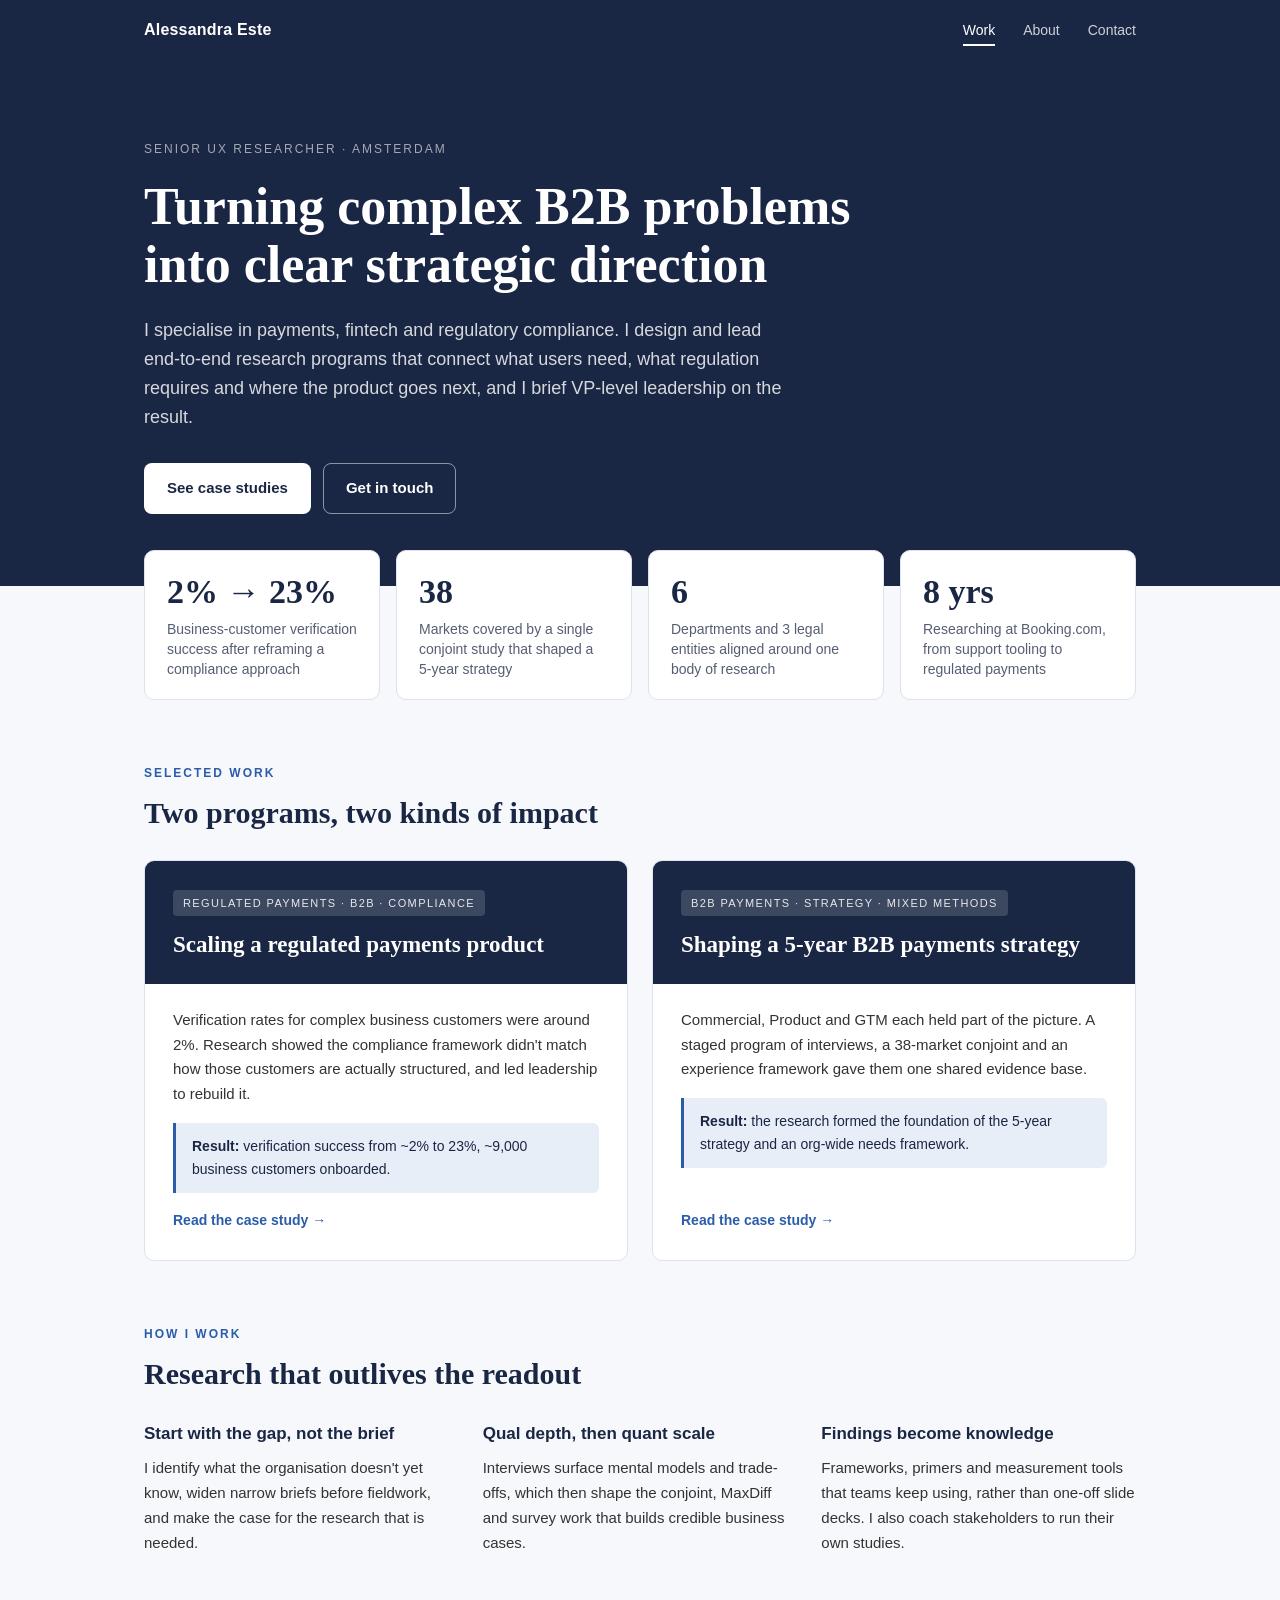
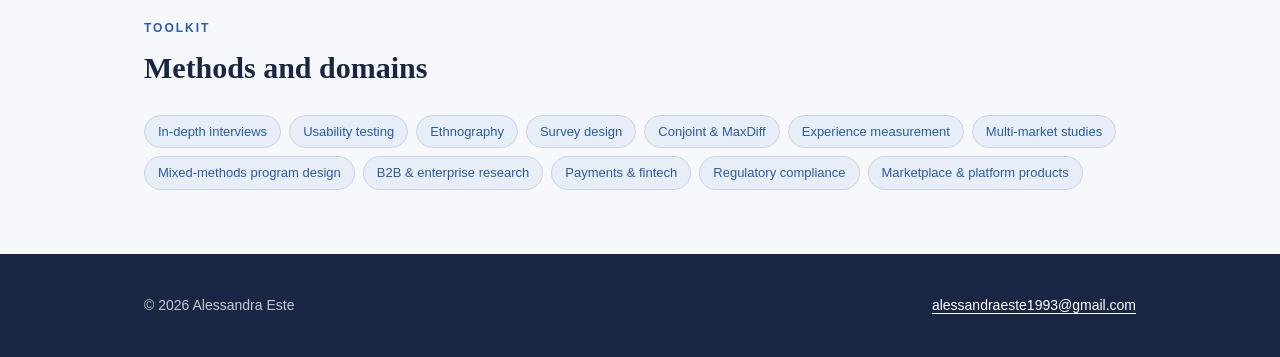
<file: index.html>
<!DOCTYPE html>
<html lang="en">
<head>
  <meta charset="UTF-8">
  <meta name="viewport" content="width=device-width, initial-scale=1">
  <meta name="robots" content="noindex, nofollow">
  <title>Alessandra Este — Senior UX Researcher</title>
  <meta name="description" content="Senior UX Researcher specialising in B2B payments, fintech and regulatory compliance. Selected case studies and how I work.">
  <meta name="theme-color" content="#1a2744">
  <meta property="og:title" content="Alessandra Este — Senior UX Researcher">
  <meta property="og:description" content="Turning complex B2B problems into clear strategic direction. Case studies in regulated payments and B2B strategy.">
  <meta property="og:type" content="website">
  <link rel="icon" href="assets/img/favicon.svg" type="image/svg+xml">
  <link rel="stylesheet" href="assets/css/style.css">
</head>
<body>
  <a class="skip-link" href="#main">Skip to content</a>

  <header class="site-header">
    <div class="wrap">
      <a class="brand" href="index.html">Alessandra Este</a>
      <nav aria-label="Main">
        <ul class="nav">
          <li><a href="index.html" aria-current="page">Work</a></li>
          <li><a href="about.html">About</a></li>
          <li><a href="mailto:alessandraeste1993@gmail.com">Contact</a></li>
        </ul>
      </nav>
    </div>
  </header>

  <main id="main">
    <section class="hero">
      <div class="wrap">
        <p class="eyebrow">Senior UX Researcher · Amsterdam</p>
        <h1>Turning complex B2B problems into clear strategic direction</h1>
        <p class="lede">I specialise in payments, fintech and regulatory compliance. I design and lead end-to-end research programs that connect what users need, what regulation requires and where the product goes next, and I brief VP-level leadership on the result.</p>
        <div class="hero-actions">
          <a class="btn btn-primary" href="#work">See case studies</a>
          <a class="btn btn-ghost" href="mailto:alessandraeste1993@gmail.com">Get in touch</a>
        </div>
      </div>
    </section>

    <div class="wrap stats-strip">
      <div class="stats">
        <div class="stat"><div class="num">2% → 23%</div><div class="desc">Business-customer verification success after reframing a compliance approach</div></div>
        <div class="stat"><div class="num">38</div><div class="desc">Markets covered by a single conjoint study that shaped a 5-year strategy</div></div>
        <div class="stat"><div class="num">6</div><div class="desc">Departments and 3 legal entities aligned around one body of research</div></div>
        <div class="stat"><div class="num">8 yrs</div><div class="desc">Researching at Booking.com, from support tooling to regulated payments</div></div>
      </div>
    </div>

    <section class="section" id="work">
      <div class="wrap">
        <p class="label">Selected work</p>
        <h2 class="title">Two programs, two kinds of impact</h2>
        <div class="cards">

          <a class="card" href="work/bhfs-compliance.html">
            <div class="card-top">
              <span class="tag">Regulated payments · B2B · Compliance</span>
              <h3>Scaling a regulated payments product</h3>
            </div>
            <div class="card-body">
              <p>Verification rates for complex business customers were around 2%. Research showed the compliance framework didn't match how those customers are actually structured, and led leadership to rebuild it.</p>
              <div class="card-result"><strong>Result:</strong> verification success from ~2% to 23%, ~9,000 business customers onboarded.</div>
              <span class="card-link">Read the case study →</span>
            </div>
          </a>

          <a class="card" href="work/b2b-payments-strategy.html">
            <div class="card-top">
              <span class="tag">B2B payments · Strategy · Mixed methods</span>
              <h3>Shaping a 5-year B2B payments strategy</h3>
            </div>
            <div class="card-body">
              <p>Commercial, Product and GTM each held part of the picture. A staged program of interviews, a 38-market conjoint and an experience framework gave them one shared evidence base.</p>
              <div class="card-result"><strong>Result:</strong> the research formed the foundation of the 5-year strategy and an org-wide needs framework.</div>
              <span class="card-link">Read the case study →</span>
            </div>
          </a>

        </div>
      </div>
    </section>

    <section class="section">
      <div class="wrap">
        <p class="label">How I work</p>
        <h2 class="title">Research that outlives the readout</h2>
        <div class="principles">
          <div class="principle">
            <h3>Start with the gap, not the brief</h3>
            <p>I identify what the organisation doesn't yet know, widen narrow briefs before fieldwork, and make the case for the research that is needed.</p>
          </div>
          <div class="principle">
            <h3>Qual depth, then quant scale</h3>
            <p>Interviews surface mental models and trade-offs, which then shape the conjoint, MaxDiff and survey work that builds credible business cases.</p>
          </div>
          <div class="principle">
            <h3>Findings become knowledge</h3>
            <p>Frameworks, primers and measurement tools that teams keep using, rather than one-off slide decks. I also coach stakeholders to run their own studies.</p>
          </div>
        </div>
      </div>
    </section>

    <section class="section">
      <div class="wrap">
        <p class="label">Toolkit</p>
        <h2 class="title">Methods and domains</h2>
        <ul class="chips">
          <li>In-depth interviews</li><li>Usability testing</li><li>Ethnography</li><li>Survey design</li>
          <li>Conjoint &amp; MaxDiff</li><li>Experience measurement</li><li>Multi-market studies</li><li>Mixed-methods program design</li>
          <li>B2B &amp; enterprise research</li><li>Payments &amp; fintech</li><li>Regulatory compliance</li><li>Marketplace &amp; platform products</li>
        </ul>
      </div>
    </section>
  </main>

  <footer class="site-footer">
    <div class="wrap">
      <span>© 2026 Alessandra Este</span>
      <a href="mailto:alessandraeste1993@gmail.com">alessandraeste1993@gmail.com</a>
    </div>
  </footer>
</body>
</html>
</file>
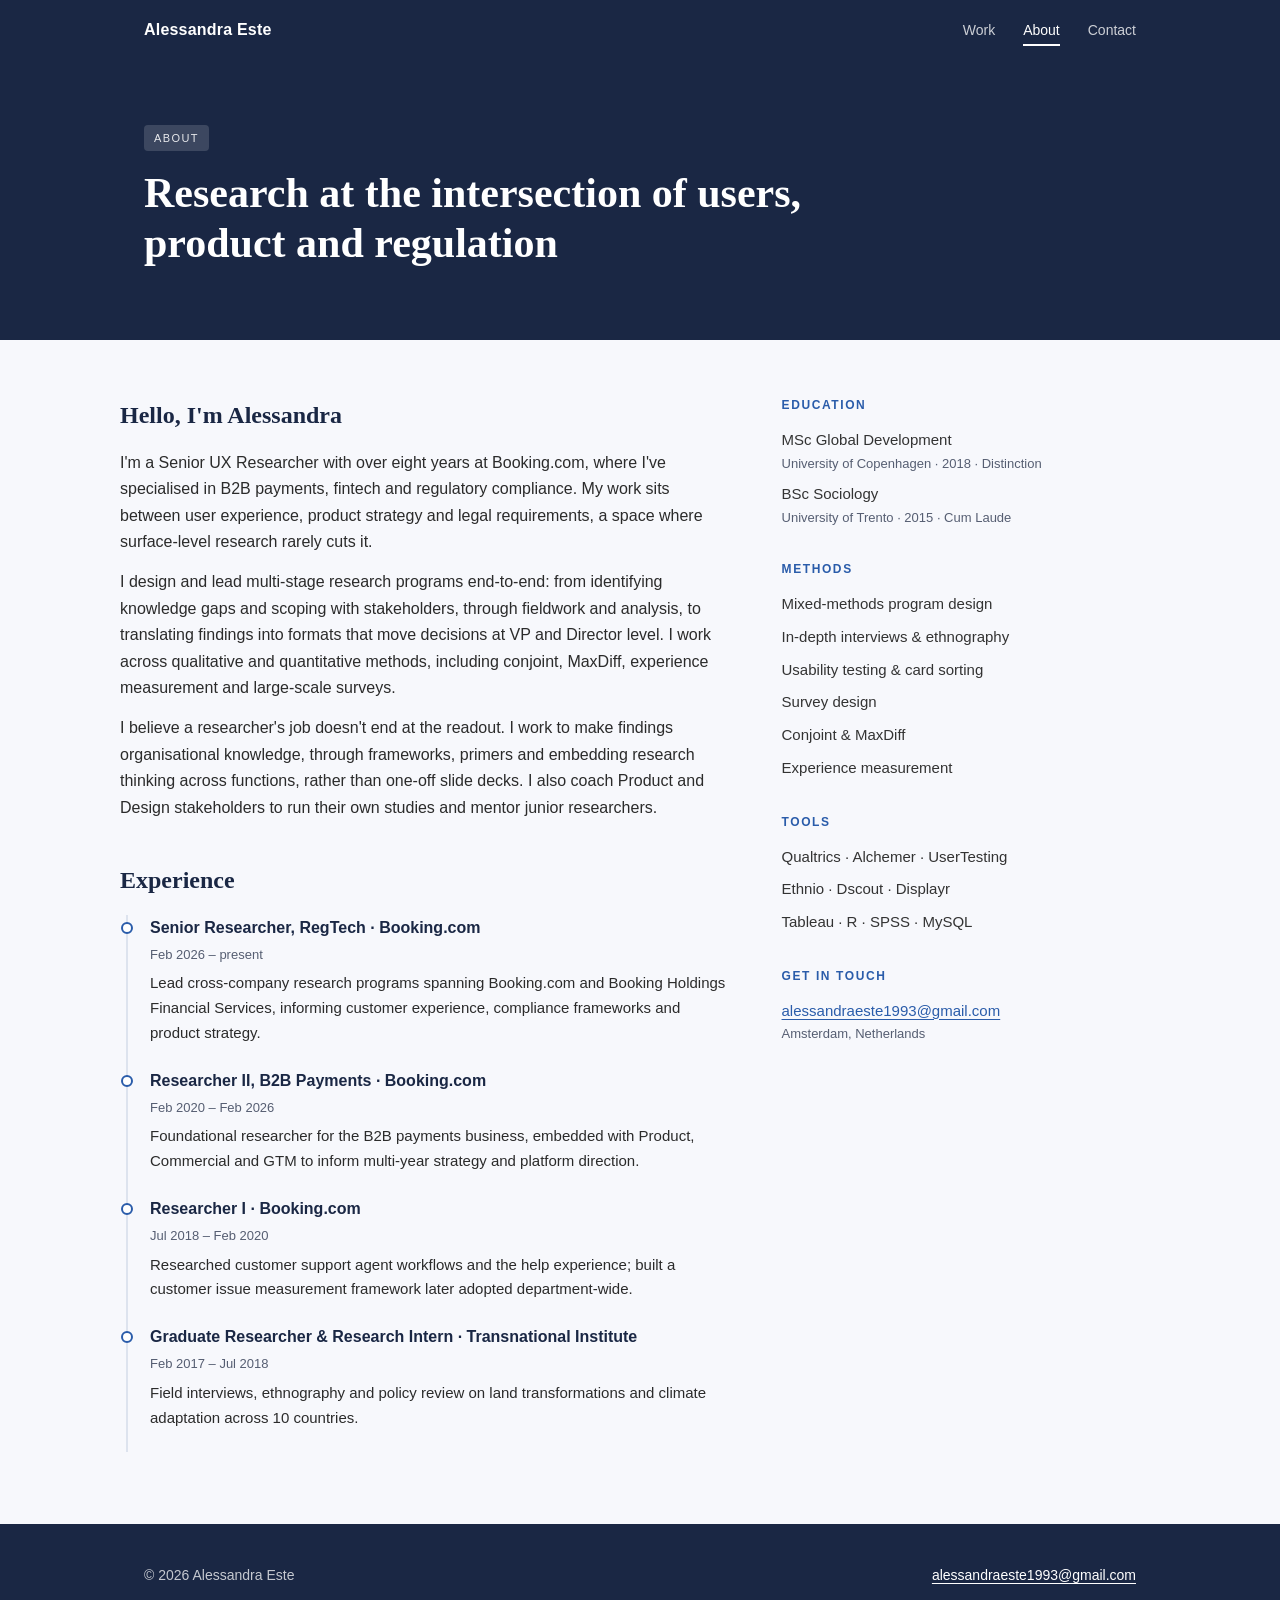
<file: about.html>
<!DOCTYPE html>
<html lang="en">
<head>
  <meta charset="UTF-8">
  <meta name="viewport" content="width=device-width, initial-scale=1">
  <meta name="robots" content="noindex, nofollow">
  <title>About — Alessandra Este</title>
  <meta name="description" content="Senior UX Researcher at Booking.com with eight years' experience in B2B payments, fintech and regulatory compliance.">
  <meta name="theme-color" content="#1a2744">
  <link rel="icon" href="assets/img/favicon.svg" type="image/svg+xml">
  <link rel="stylesheet" href="assets/css/style.css">
</head>
<body>
  <a class="skip-link" href="#main">Skip to content</a>

  <header class="site-header">
    <div class="wrap">
      <a class="brand" href="index.html">Alessandra Este</a>
      <nav aria-label="Main">
        <ul class="nav">
          <li><a href="index.html">Work</a></li>
          <li><a href="about.html" aria-current="page">About</a></li>
          <li><a href="mailto:alessandraeste1993@gmail.com">Contact</a></li>
        </ul>
      </nav>
    </div>
  </header>

  <main id="main">
    <section class="cs-hero">
      <div class="wrap">
        <span class="tag">About</span>
        <h1>Research at the intersection of users, product and regulation</h1>
      </div>
    </section>

    <div class="wrap about-grid">
      <div>
        <h2>Hello, I'm Alessandra</h2>
        <p>I'm a Senior UX Researcher with over eight years at Booking.com, where I've specialised in B2B payments, fintech and regulatory compliance. My work sits between user experience, product strategy and legal requirements, a space where surface-level research rarely cuts it.</p>
        <p>I design and lead multi-stage research programs end-to-end: from identifying knowledge gaps and scoping with stakeholders, through fieldwork and analysis, to translating findings into formats that move decisions at VP and Director level. I work across qualitative and quantitative methods, including conjoint, MaxDiff, experience measurement and large-scale surveys.</p>
        <p>I believe a researcher's job doesn't end at the readout. I work to make findings organisational knowledge, through frameworks, primers and embedding research thinking across functions, rather than one-off slide decks. I also coach Product and Design stakeholders to run their own studies and mentor junior researchers.</p>

        <h2 style="margin-top:40px;">Experience</h2>
        <ul class="timeline">
          <li>
            <strong>Senior Researcher, RegTech · Booking.com</strong>
            <span class="when">Feb 2026 – present</span>
            <p>Lead cross-company research programs spanning Booking.com and Booking Holdings Financial Services, informing customer experience, compliance frameworks and product strategy.</p>
          </li>
          <li>
            <strong>Researcher II, B2B Payments · Booking.com</strong>
            <span class="when">Feb 2020 – Feb 2026</span>
            <p>Foundational researcher for the B2B payments business, embedded with Product, Commercial and GTM to inform multi-year strategy and platform direction.</p>
          </li>
          <li>
            <strong>Researcher I · Booking.com</strong>
            <span class="when">Jul 2018 – Feb 2020</span>
            <p>Researched customer support agent workflows and the help experience; built a customer issue measurement framework later adopted department-wide.</p>
          </li>
          <li>
            <strong>Graduate Researcher &amp; Research Intern · Transnational Institute</strong>
            <span class="when">Feb 2017 – Jul 2018</span>
            <p>Field interviews, ethnography and policy review on land transformations and climate adaptation across 10 countries.</p>
          </li>
        </ul>
      </div>

      <aside>
        <div class="side-block">
          <h3>Education</h3>
          <ul>
            <li>MSc Global Development<span>University of Copenhagen · 2018 · Distinction</span></li>
            <li>BSc Sociology<span>University of Trento · 2015 · Cum Laude</span></li>
          </ul>
        </div>
        <div class="side-block">
          <h3>Methods</h3>
          <ul>
            <li>Mixed-methods program design</li><li>In-depth interviews &amp; ethnography</li>
            <li>Usability testing &amp; card sorting</li><li>Survey design</li>
            <li>Conjoint &amp; MaxDiff</li><li>Experience measurement</li>
          </ul>
        </div>
        <div class="side-block">
          <h3>Tools</h3>
          <ul>
            <li>Qualtrics · Alchemer · UserTesting</li><li>Ethnio · Dscout · Displayr</li><li>Tableau · R · SPSS · MySQL</li>
          </ul>
        </div>
        <div class="side-block">
          <h3>Get in touch</h3>
          <ul>
            <li><a href="mailto:alessandraeste1993@gmail.com">alessandraeste1993@gmail.com</a><span>Amsterdam, Netherlands</span></li>
          </ul>
        </div>
      </aside>
    </div>
  </main>

  <footer class="site-footer">
    <div class="wrap">
      <span>© 2026 Alessandra Este</span>
      <a href="mailto:alessandraeste1993@gmail.com">alessandraeste1993@gmail.com</a>
    </div>
  </footer>
</body>
</html>
</file>
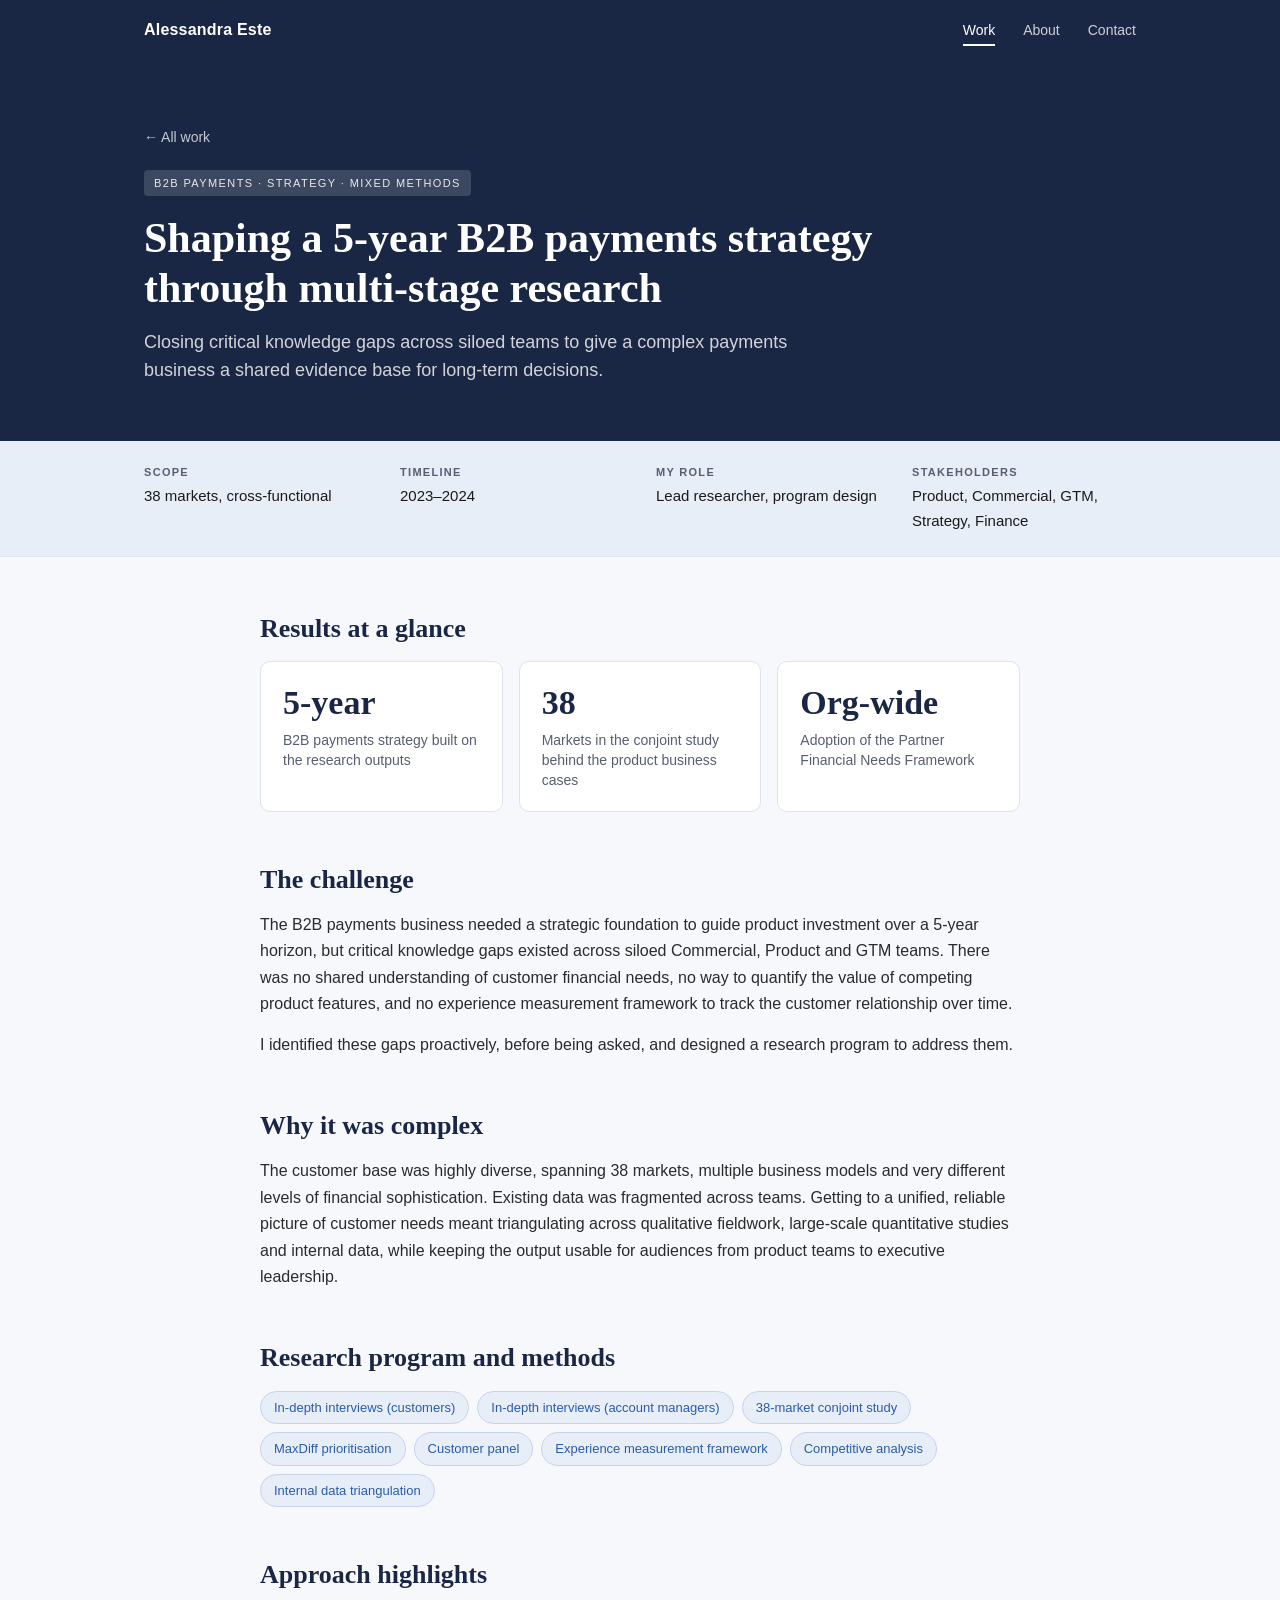
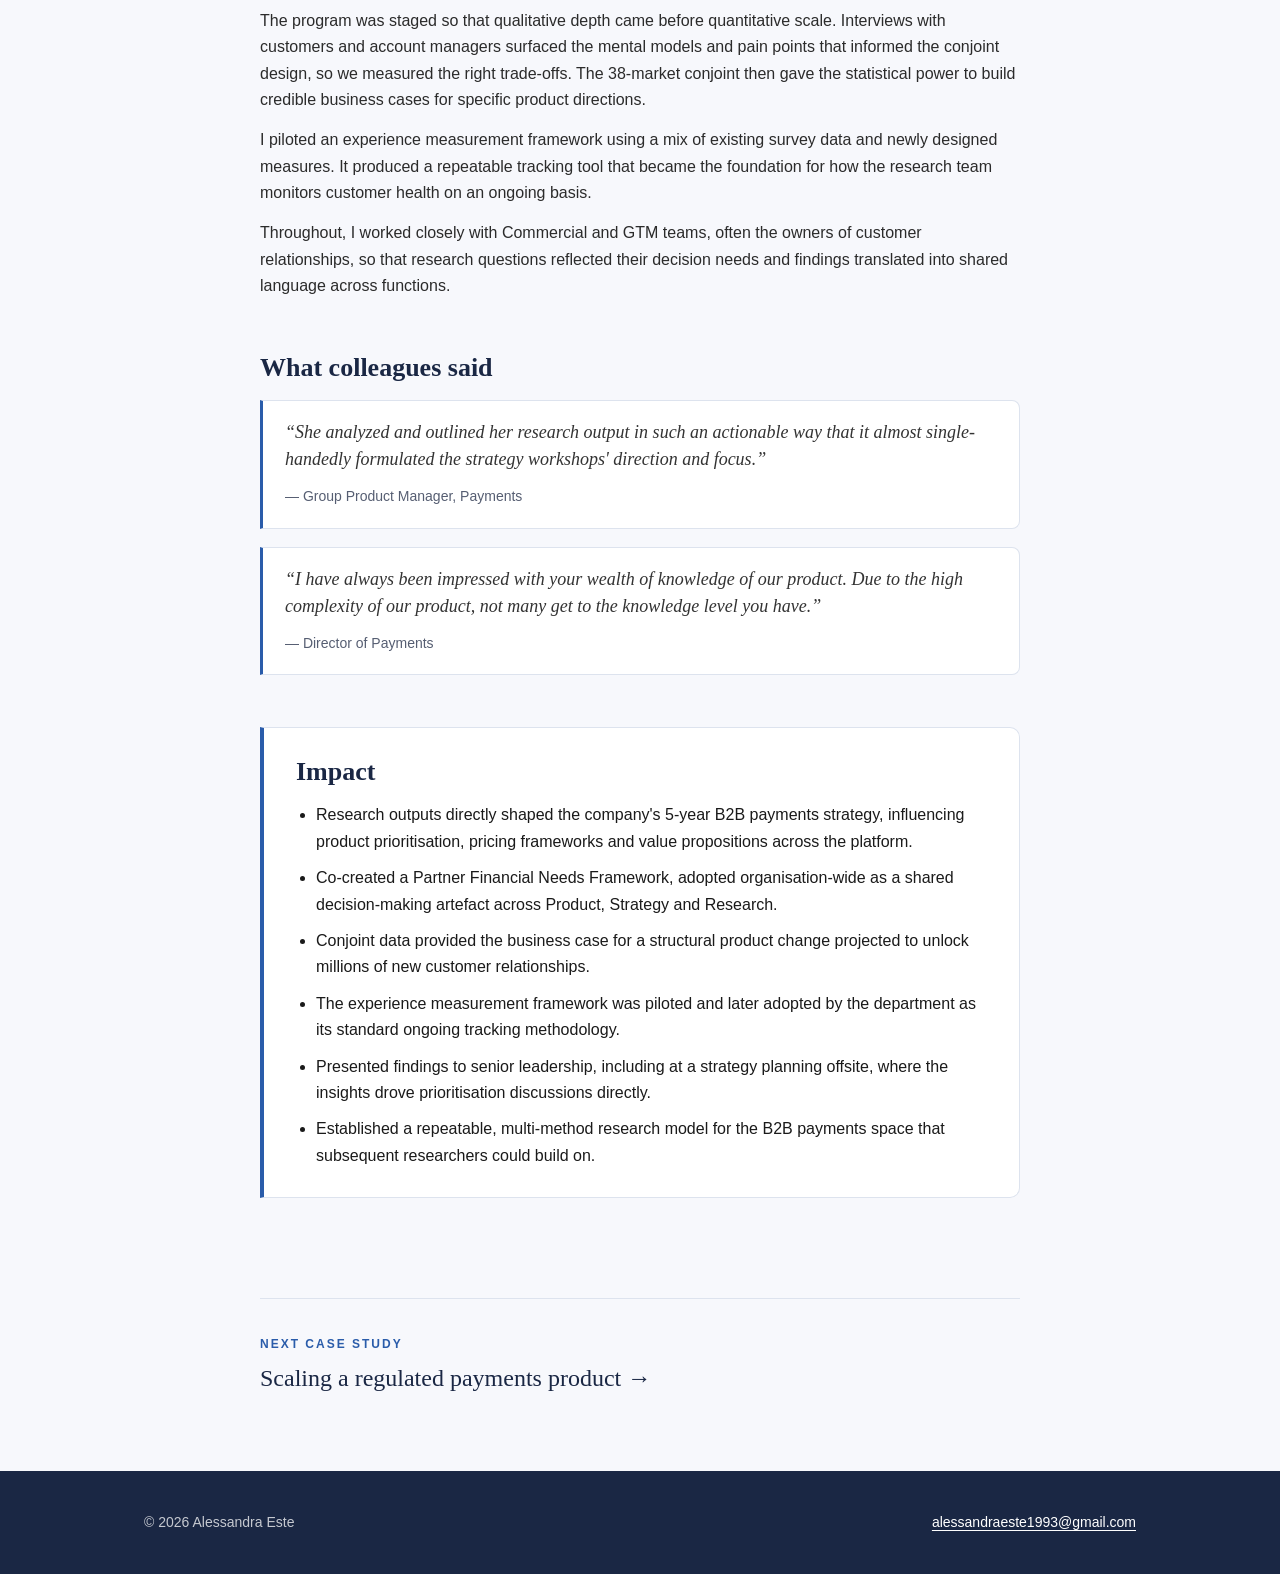
<file: work/b2b-payments-strategy.html>
<!DOCTYPE html>
<html lang="en">
<head>
  <meta charset="UTF-8">
  <meta name="viewport" content="width=device-width, initial-scale=1">
  <meta name="robots" content="noindex, nofollow">
  <title>Shaping a 5-year B2B payments strategy — Alessandra Este</title>
  <meta name="description" content="Case study: a staged, multi-method research program across 38 markets that became the evidence base for a 5-year B2B payments strategy.">
  <meta name="theme-color" content="#1a2744">
  <meta property="og:title" content="Shaping a 5-year B2B payments strategy — Alessandra Este">
  <meta property="og:description" content="Closing critical knowledge gaps across siloed teams to give a complex payments business a shared evidence base.">
  <meta property="og:type" content="article">
  <link rel="icon" href="../assets/img/favicon.svg" type="image/svg+xml">
  <link rel="stylesheet" href="../assets/css/style.css">
</head>
<body>
  <a class="skip-link" href="#main">Skip to content</a>

  <header class="site-header">
    <div class="wrap">
      <a class="brand" href="../index.html">Alessandra Este</a>
      <nav aria-label="Main">
        <ul class="nav">
          <li><a href="../index.html" aria-current="page">Work</a></li>
          <li><a href="../about.html">About</a></li>
          <li><a href="mailto:alessandraeste1993@gmail.com">Contact</a></li>
        </ul>
      </nav>
    </div>
  </header>

  <main id="main">
    <section class="cs-hero">
      <div class="wrap">
        <a class="back" href="../index.html#work">← All work</a><br>
        <span class="tag">B2B payments · Strategy · Mixed methods</span>
        <h1>Shaping a 5-year B2B payments strategy through multi-stage research</h1>
        <p class="lede">Closing critical knowledge gaps across siloed teams to give a complex payments business a shared evidence base for long-term decisions.</p>
      </div>
    </section>

    <div class="meta">
      <dl class="wrap">
        <div><dt>Scope</dt><dd>38 markets, cross-functional</dd></div>
        <div><dt>Timeline</dt><dd>2023–2024</dd></div>
        <div><dt>My role</dt><dd>Lead researcher, program design</dd></div>
        <div><dt>Stakeholders</dt><dd>Product, Commercial, GTM, Strategy, Finance</dd></div>
      </dl>
    </div>

    <div class="read prose">

      <section aria-labelledby="results">
        <h2 id="results">Results at a glance</h2>
        <div class="stats">
          <div class="stat"><div class="num">5-year</div><div class="desc">B2B payments strategy built on the research outputs</div></div>
          <div class="stat"><div class="num">38</div><div class="desc">Markets in the conjoint study behind the product business cases</div></div>
          <div class="stat"><div class="num">Org-wide</div><div class="desc">Adoption of the Partner Financial Needs Framework</div></div>
        </div>
      </section>

      <section aria-labelledby="challenge">
        <h2 id="challenge">The challenge</h2>
        <p>The B2B payments business needed a strategic foundation to guide product investment over a 5-year horizon, but critical knowledge gaps existed across siloed Commercial, Product and GTM teams. There was no shared understanding of customer financial needs, no way to quantify the value of competing product features, and no experience measurement framework to track the customer relationship over time.</p>
        <p>I identified these gaps proactively, before being asked, and designed a research program to address them.</p>
      </section>

      <section aria-labelledby="complexity">
        <h2 id="complexity">Why it was complex</h2>
        <p>The customer base was highly diverse, spanning 38 markets, multiple business models and very different levels of financial sophistication. Existing data was fragmented across teams. Getting to a unified, reliable picture of customer needs meant triangulating across qualitative fieldwork, large-scale quantitative studies and internal data, while keeping the output usable for audiences from product teams to executive leadership.</p>
      </section>

      <section aria-labelledby="methods">
        <h2 id="methods">Research program and methods</h2>
        <ul class="chips">
          <li>In-depth interviews (customers)</li><li>In-depth interviews (account managers)</li>
          <li>38-market conjoint study</li><li>MaxDiff prioritisation</li><li>Customer panel</li>
          <li>Experience measurement framework</li><li>Competitive analysis</li><li>Internal data triangulation</li>
        </ul>
      </section>

      <!--
        Add visuals here when you have shareable ones (e.g. a redacted version of
        the Partner Financial Needs Framework, the program timeline, a conjoint
        output chart). Save the image in assets/img/ then:

        <figure class="figure">
          <img src="../assets/img/your-image.png" alt="Describe what the image shows">
          <figcaption>What the reader should notice.</figcaption>
        </figure>
      -->

      <section aria-labelledby="approach">
        <h2 id="approach">Approach highlights</h2>
        <p>The program was staged so that qualitative depth came before quantitative scale. Interviews with customers and account managers surfaced the mental models and pain points that informed the conjoint design, so we measured the right trade-offs. The 38-market conjoint then gave the statistical power to build credible business cases for specific product directions.</p>
        <p>I piloted an experience measurement framework using a mix of existing survey data and newly designed measures. It produced a repeatable tracking tool that became the foundation for how the research team monitors customer health on an ongoing basis.</p>
        <p>Throughout, I worked closely with Commercial and GTM teams, often the owners of customer relationships, so that research questions reflected their decision needs and findings translated into shared language across functions.</p>
      </section>

      <section aria-labelledby="voices">
        <h2 id="voices">What colleagues said</h2>
        <blockquote class="quote">
          <p>“She analyzed and outlined her research output in such an actionable way that it almost single-handedly formulated the strategy workshops' direction and focus.”</p>
          <cite>— Group Product Manager, Payments</cite>
        </blockquote>
        <blockquote class="quote">
          <p>“I have always been impressed with your wealth of knowledge of our product. Due to the high complexity of our product, not many get to the knowledge level you have.”</p>
          <cite>— Director of Payments</cite>
        </blockquote>
      </section>

      <section class="impact" aria-labelledby="impact">
        <h2 id="impact">Impact</h2>
        <ul>
          <li>Research outputs directly shaped the company's 5-year B2B payments strategy, influencing product prioritisation, pricing frameworks and value propositions across the platform.</li>
          <li>Co-created a Partner Financial Needs Framework, adopted organisation-wide as a shared decision-making artefact across Product, Strategy and Research.</li>
          <li>Conjoint data provided the business case for a structural product change projected to unlock millions of new customer relationships.</li>
          <li>The experience measurement framework was piloted and later adopted by the department as its standard ongoing tracking methodology.</li>
          <li>Presented findings to senior leadership, including at a strategy planning offsite, where the insights drove prioritisation discussions directly.</li>
          <li>Established a repeatable, multi-method research model for the B2B payments space that subsequent researchers could build on.</li>
        </ul>
      </section>

    </div>

    <div class="read next">
      <a href="bhfs-compliance.html">
        <p class="label">Next case study</p>
        <p class="next-title">Scaling a regulated payments product →</p>
      </a>
    </div>
  </main>

  <footer class="site-footer">
    <div class="wrap">
      <span>© 2026 Alessandra Este</span>
      <a href="mailto:alessandraeste1993@gmail.com">alessandraeste1993@gmail.com</a>
    </div>
  </footer>
</body>
</html>
</file>
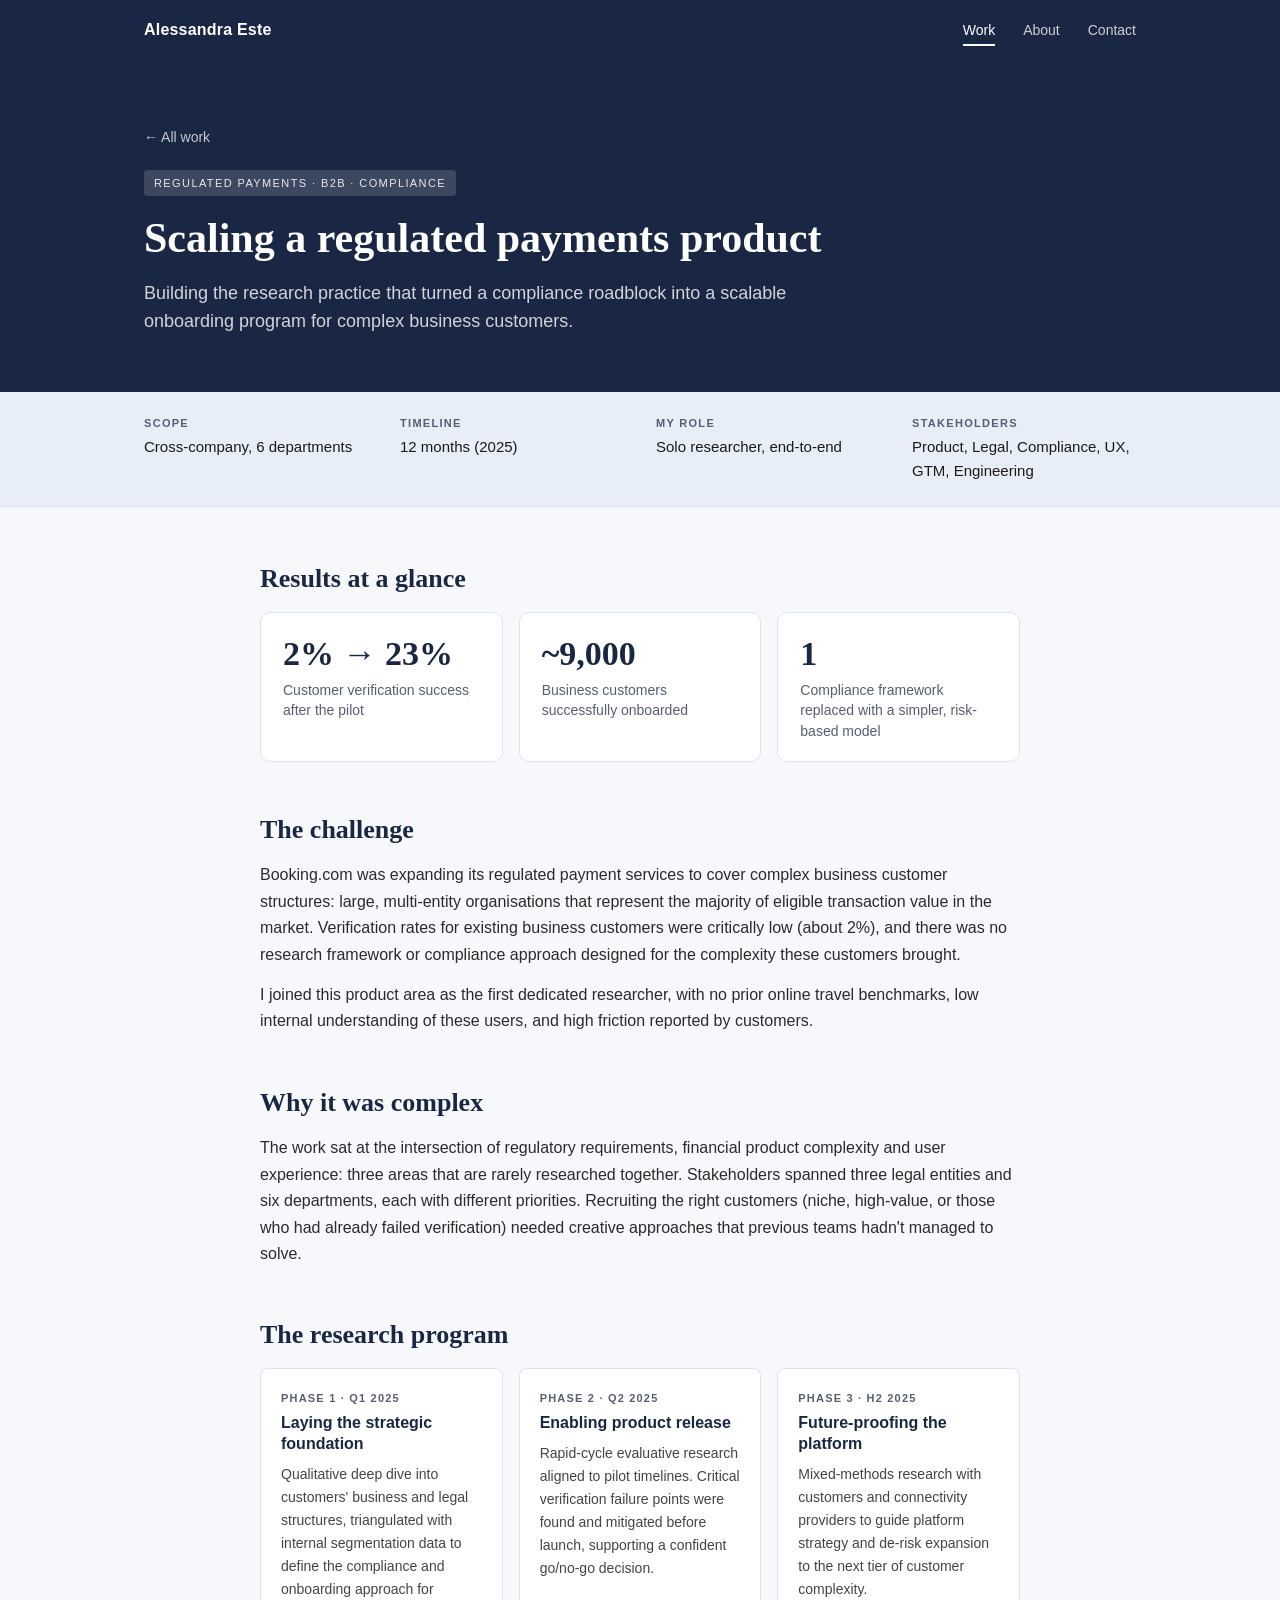
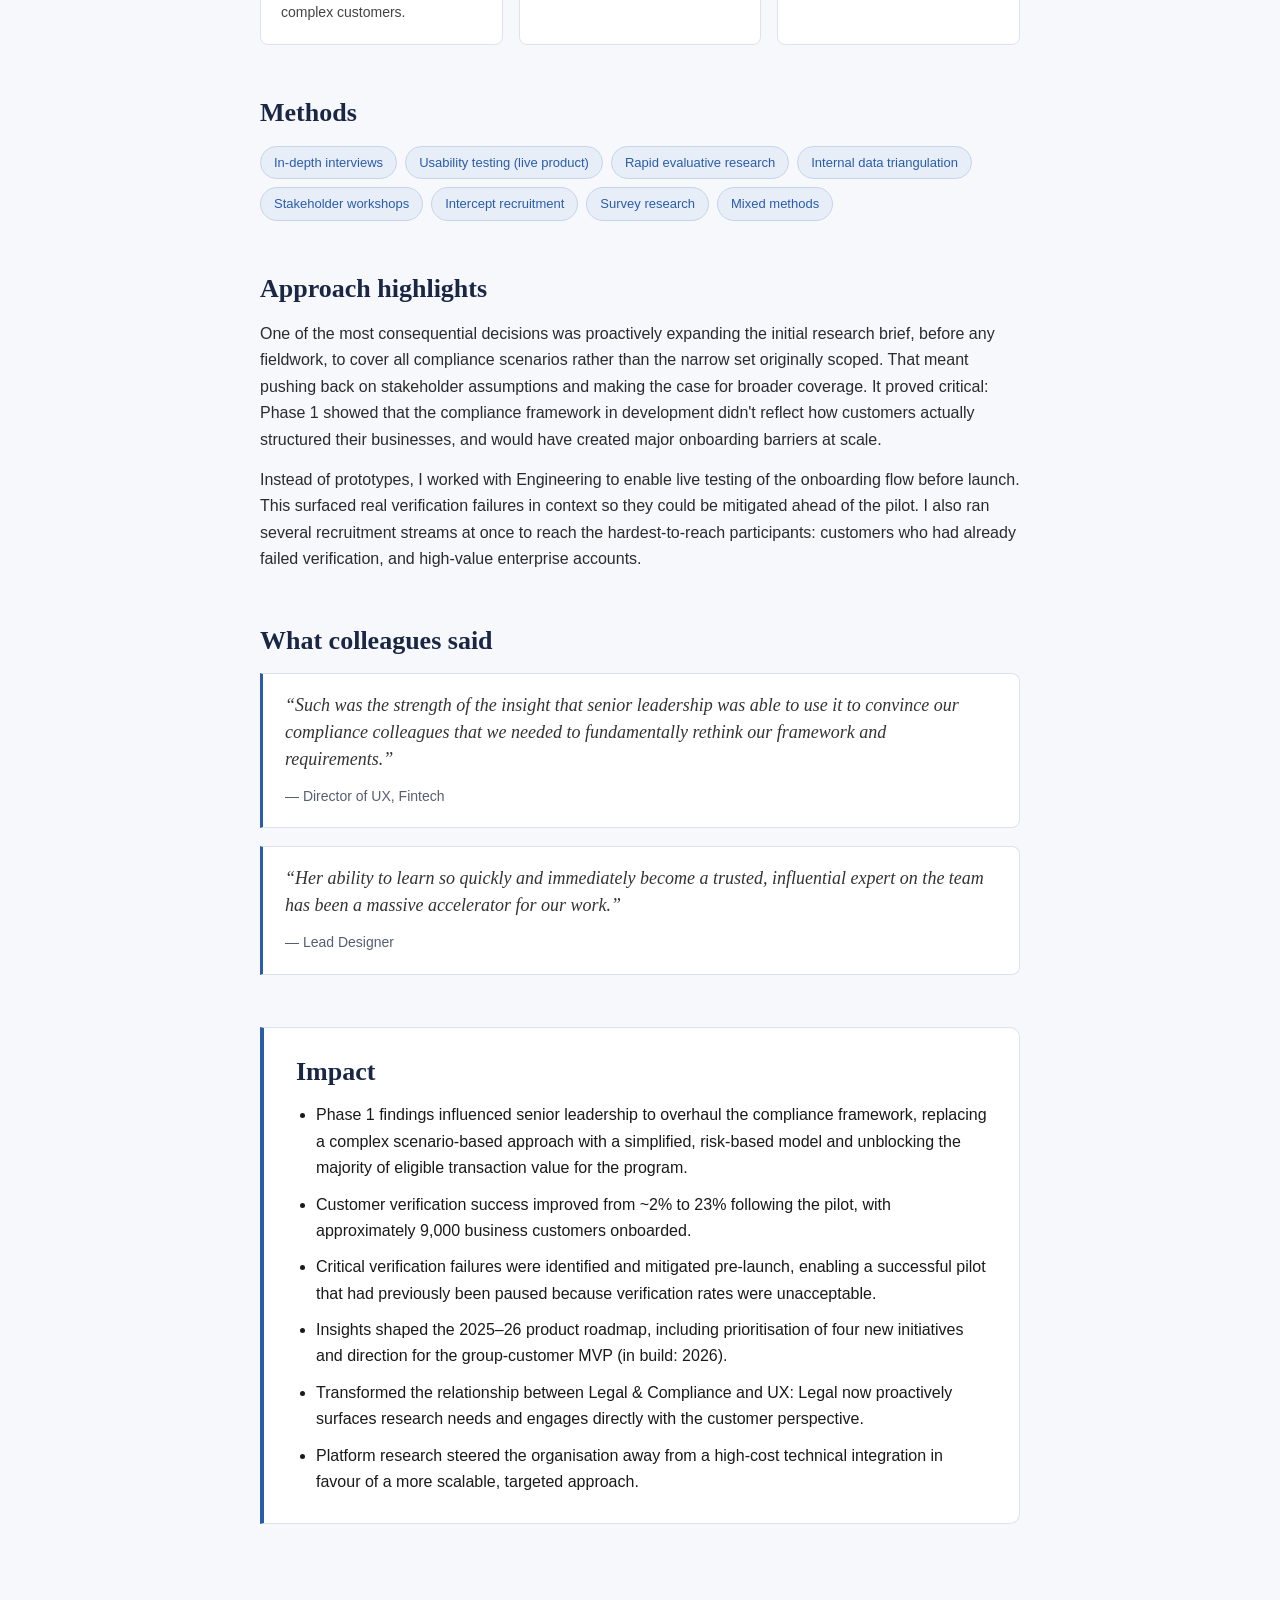
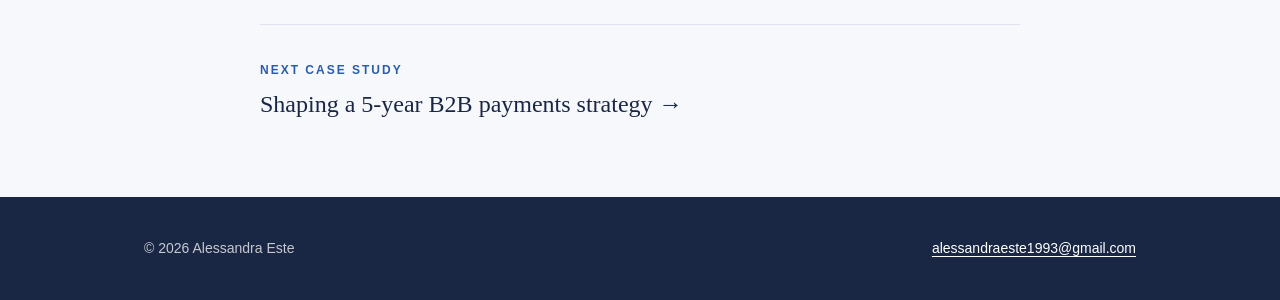
<file: work/bhfs-compliance.html>
<!DOCTYPE html>
<html lang="en">
<head>
  <meta charset="UTF-8">
  <meta name="viewport" content="width=device-width, initial-scale=1">
  <meta name="robots" content="noindex, nofollow">
  <title>Scaling a regulated payments product — Alessandra Este</title>
  <meta name="description" content="Case study: how research reframed a compliance framework and lifted business-customer verification from ~2% to 23%.">
  <meta name="theme-color" content="#1a2744">
  <meta property="og:title" content="Scaling a regulated payments product — Alessandra Este">
  <meta property="og:description" content="Research that turned a compliance roadblock into a scalable onboarding program for complex business customers.">
  <meta property="og:type" content="article">
  <link rel="icon" href="../assets/img/favicon.svg" type="image/svg+xml">
  <link rel="stylesheet" href="../assets/css/style.css">
</head>
<body>
  <a class="skip-link" href="#main">Skip to content</a>

  <header class="site-header">
    <div class="wrap">
      <a class="brand" href="../index.html">Alessandra Este</a>
      <nav aria-label="Main">
        <ul class="nav">
          <li><a href="../index.html" aria-current="page">Work</a></li>
          <li><a href="../about.html">About</a></li>
          <li><a href="mailto:alessandraeste1993@gmail.com">Contact</a></li>
        </ul>
      </nav>
    </div>
  </header>

  <main id="main">
    <section class="cs-hero">
      <div class="wrap">
        <a class="back" href="../index.html#work">← All work</a><br>
        <span class="tag">Regulated payments · B2B · Compliance</span>
        <h1>Scaling a regulated payments product</h1>
        <p class="lede">Building the research practice that turned a compliance roadblock into a scalable onboarding program for complex business customers.</p>
      </div>
    </section>

    <div class="meta">
      <dl class="wrap">
        <div><dt>Scope</dt><dd>Cross-company, 6 departments</dd></div>
        <div><dt>Timeline</dt><dd>12 months (2025)</dd></div>
        <div><dt>My role</dt><dd>Solo researcher, end-to-end</dd></div>
        <div><dt>Stakeholders</dt><dd>Product, Legal, Compliance, UX, GTM, Engineering</dd></div>
      </dl>
    </div>

    <div class="read prose">

      <section aria-labelledby="results">
        <h2 id="results">Results at a glance</h2>
        <div class="stats">
          <div class="stat"><div class="num">2% → 23%</div><div class="desc">Customer verification success after the pilot</div></div>
          <div class="stat"><div class="num">~9,000</div><div class="desc">Business customers successfully onboarded</div></div>
          <div class="stat"><div class="num">1</div><div class="desc">Compliance framework replaced with a simpler, risk-based model</div></div>
        </div>
      </section>

      <section aria-labelledby="challenge">
        <h2 id="challenge">The challenge</h2>
        <p>Booking.com was expanding its regulated payment services to cover complex business customer structures: large, multi-entity organisations that represent the majority of eligible transaction value in the market. Verification rates for existing business customers were critically low (about 2%), and there was no research framework or compliance approach designed for the complexity these customers brought.</p>
        <p>I joined this product area as the first dedicated researcher, with no prior online travel benchmarks, low internal understanding of these users, and high friction reported by customers.</p>
      </section>

      <section aria-labelledby="complexity">
        <h2 id="complexity">Why it was complex</h2>
        <p>The work sat at the intersection of regulatory requirements, financial product complexity and user experience: three areas that are rarely researched together. Stakeholders spanned three legal entities and six departments, each with different priorities. Recruiting the right customers (niche, high-value, or those who had already failed verification) needed creative approaches that previous teams hadn't managed to solve.</p>
      </section>

      <section aria-labelledby="program">
        <h2 id="program">The research program</h2>
        <div class="phases">
          <div class="phase">
            <div class="when">Phase 1 · Q1 2025</div>
            <h3>Laying the strategic foundation</h3>
            <p>Qualitative deep dive into customers' business and legal structures, triangulated with internal segmentation data to define the compliance and onboarding approach for complex customers.</p>
          </div>
          <div class="phase">
            <div class="when">Phase 2 · Q2 2025</div>
            <h3>Enabling product release</h3>
            <p>Rapid-cycle evaluative research aligned to pilot timelines. Critical verification failure points were found and mitigated before launch, supporting a confident go/no-go decision.</p>
          </div>
          <div class="phase">
            <div class="when">Phase 3 · H2 2025</div>
            <h3>Future-proofing the platform</h3>
            <p>Mixed-methods research with customers and connectivity providers to guide platform strategy and de-risk expansion to the next tier of customer complexity.</p>
          </div>
        </div>
      </section>

      <section aria-labelledby="methods">
        <h2 id="methods">Methods</h2>
        <ul class="chips">
          <li>In-depth interviews</li><li>Usability testing (live product)</li><li>Rapid evaluative research</li>
          <li>Internal data triangulation</li><li>Stakeholder workshops</li><li>Intercept recruitment</li>
          <li>Survey research</li><li>Mixed methods</li>
        </ul>
      </section>

      <!--
        Add visuals here when you have shareable ones (anonymised journey map,
        framework diagram, before/after flow). Save the image in assets/img/ then:

        <figure class="figure">
          <img src="../assets/img/your-image.png" alt="Describe what the image shows">
          <figcaption>What the reader should notice.</figcaption>
        </figure>
      -->

      <section aria-labelledby="approach">
        <h2 id="approach">Approach highlights</h2>
        <p>One of the most consequential decisions was proactively expanding the initial research brief, before any fieldwork, to cover all compliance scenarios rather than the narrow set originally scoped. That meant pushing back on stakeholder assumptions and making the case for broader coverage. It proved critical: Phase 1 showed that the compliance framework in development didn't reflect how customers actually structured their businesses, and would have created major onboarding barriers at scale.</p>
        <p>Instead of prototypes, I worked with Engineering to enable live testing of the onboarding flow before launch. This surfaced real verification failures in context so they could be mitigated ahead of the pilot. I also ran several recruitment streams at once to reach the hardest-to-reach participants: customers who had already failed verification, and high-value enterprise accounts.</p>
      </section>

      <section aria-labelledby="voices">
        <h2 id="voices">What colleagues said</h2>
        <blockquote class="quote">
          <p>“Such was the strength of the insight that senior leadership was able to use it to convince our compliance colleagues that we needed to fundamentally rethink our framework and requirements.”</p>
          <cite>— Director of UX, Fintech</cite>
        </blockquote>
        <blockquote class="quote">
          <p>“Her ability to learn so quickly and immediately become a trusted, influential expert on the team has been a massive accelerator for our work.”</p>
          <cite>— Lead Designer</cite>
        </blockquote>
      </section>

      <section class="impact" aria-labelledby="impact">
        <h2 id="impact">Impact</h2>
        <ul>
          <li>Phase 1 findings influenced senior leadership to overhaul the compliance framework, replacing a complex scenario-based approach with a simplified, risk-based model and unblocking the majority of eligible transaction value for the program.</li>
          <li>Customer verification success improved from ~2% to 23% following the pilot, with approximately 9,000 business customers onboarded.</li>
          <li>Critical verification failures were identified and mitigated pre-launch, enabling a successful pilot that had previously been paused because verification rates were unacceptable.</li>
          <li>Insights shaped the 2025–26 product roadmap, including prioritisation of four new initiatives and direction for the group-customer MVP (in build: 2026).</li>
          <li>Transformed the relationship between Legal &amp; Compliance and UX: Legal now proactively surfaces research needs and engages directly with the customer perspective.</li>
          <li>Platform research steered the organisation away from a high-cost technical integration in favour of a more scalable, targeted approach.</li>
        </ul>
      </section>

    </div>

    <div class="read next">
      <a href="b2b-payments-strategy.html">
        <p class="label">Next case study</p>
        <p class="next-title">Shaping a 5-year B2B payments strategy →</p>
      </a>
    </div>
  </main>

  <footer class="site-footer">
    <div class="wrap">
      <span>© 2026 Alessandra Este</span>
      <a href="mailto:alessandraeste1993@gmail.com">alessandraeste1993@gmail.com</a>
    </div>
  </footer>
</body>
</html>
</file>
<file: assets/css/style.css>
/* ==========================================================================
   Alessandra Este — UX research portfolio
   One stylesheet shared by every page. Colours and fonts live in :root.
   ========================================================================== */

:root {
  --navy: #1a2744;
  --navy-soft: #26365e;
  --accent: #2a5caa;
  --accent-soft: #e8eef7;
  --text: #1a1a1a;
  --muted: #565e72;
  --border: #dde3ee;
  --bg: #f7f8fc;
  --card: #ffffff;

  --serif: Georgia, "Iowan Old Style", "Times New Roman", serif;
  --sans: -apple-system, BlinkMacSystemFont, "Segoe UI", Helvetica, Arial, sans-serif;

  --wrap: 1040px;
  --read: 760px;
  --radius: 10px;
}

*, *::before, *::after { box-sizing: border-box; }
* { margin: 0; }

html { scroll-behavior: smooth; -webkit-text-size-adjust: 100%; }

body {
  font-family: var(--sans);
  font-size: 16px;
  line-height: 1.65;
  color: var(--text);
  background: var(--bg);
}

img, svg { max-width: 100%; display: block; }
a { color: var(--accent); text-underline-offset: 3px; }
a:hover { color: var(--navy); }
:focus-visible { outline: 3px solid var(--accent); outline-offset: 3px; border-radius: 3px; }

.skip-link {
  position: absolute; left: 16px; top: -60px; z-index: 200;
  background: var(--navy); color: #fff; padding: 10px 16px; border-radius: 6px;
}
.skip-link:focus { top: 12px; }

.wrap { max-width: var(--wrap); margin: 0 auto; padding: 0 24px; }
.read { max-width: var(--read); margin: 0 auto; padding: 0 24px; }

/* ── Header / nav ─────────────────────────────────────────────────────── */
.site-header {
  background: var(--navy);
  position: sticky; top: 0; z-index: 100;
}
.site-header .wrap {
  display: flex; align-items: center; justify-content: space-between;
  gap: 16px; min-height: 60px; flex-wrap: wrap; padding-top: 8px; padding-bottom: 8px;
}
.brand { color: #fff; font-weight: 700; letter-spacing: .2px; text-decoration: none; }
.brand:hover { color: #fff; }
.nav { display: flex; gap: 28px; list-style: none; padding: 0; flex-wrap: wrap; }
.nav a {
  color: rgba(255,255,255,.78); text-decoration: none; font-size: 14px;
  padding: 6px 0; border-bottom: 2px solid transparent;
}
.nav a:hover { color: #fff; }
.nav a[aria-current="page"] { color: #fff; border-bottom-color: #fff; }

/* ── Hero ─────────────────────────────────────────────────────────────── */
.hero { background: var(--navy); color: #fff; padding: 80px 0 72px; }
.eyebrow {
  font-size: 12px; letter-spacing: 2px; text-transform: uppercase;
  color: rgba(255,255,255,.6); margin-bottom: 18px;
}
.hero h1 {
  font-family: var(--serif); font-weight: 700;
  font-size: clamp(32px, 5.2vw, 52px); line-height: 1.12;
  max-width: 780px; margin-bottom: 22px;
}
.hero .lede { font-size: 18px; line-height: 1.6; color: rgba(255,255,255,.82); max-width: 650px; }
.hero-actions { display: flex; gap: 12px; flex-wrap: wrap; margin-top: 32px; }

.btn {
  display: inline-block; padding: 12px 22px; border-radius: 8px;
  font-weight: 600; font-size: 15px; text-decoration: none;
  border: 1.5px solid transparent;
}
.btn-primary { background: #fff; color: var(--navy); }
.btn-primary:hover { background: var(--accent-soft); color: var(--navy); }
.btn-ghost { border-color: rgba(255,255,255,.5); color: #fff; }
.btn-ghost:hover { border-color: #fff; color: #fff; background: rgba(255,255,255,.08); }

/* ── Generic sections ─────────────────────────────────────────────────── */
.section { padding: 64px 0; }
.section + .section { padding-top: 0; }
.label {
  font-size: 12px; letter-spacing: 2px; text-transform: uppercase;
  color: var(--accent); font-weight: 700; margin-bottom: 10px;
}
h2.title { font-family: var(--serif); font-size: 30px; line-height: 1.25; color: var(--navy); margin-bottom: 28px; }

/* ── Stats ────────────────────────────────────────────────────────────── */
.stats { display: grid; grid-template-columns: repeat(auto-fit, minmax(220px, 1fr)); gap: 16px; }
.stat {
  background: var(--card); border: 1px solid var(--border); border-radius: var(--radius);
  padding: 22px 22px 20px;
}
.stat .num { font-family: var(--serif); font-size: 34px; line-height: 1.1; color: var(--navy); font-weight: 700; white-space: nowrap; }
.stat .desc { font-size: 14px; color: var(--muted); margin-top: 8px; line-height: 1.45; }

.stats-strip { margin-top: -36px; position: relative; z-index: 2; }

/* ── Work cards (home) ────────────────────────────────────────────────── */
.cards { display: grid; grid-template-columns: repeat(auto-fit, minmax(min(100%, 440px), 1fr)); gap: 24px; }
.card {
  display: flex; flex-direction: column; background: var(--card);
  border: 1px solid var(--border); border-radius: var(--radius); overflow: hidden;
  text-decoration: none; color: inherit;
  transition: transform .15s ease, box-shadow .15s ease, border-color .15s ease;
}
.card:hover { transform: translateY(-3px); box-shadow: 0 10px 28px rgba(26,39,68,.12); border-color: #c5d3eb; color: inherit; }
.card-top { background: var(--navy); color: #fff; padding: 28px 28px 24px; }
.card-top .tag { margin-bottom: 14px; }
.card-top h3 { font-family: var(--serif); font-size: 23px; line-height: 1.3; }
.card-body { padding: 24px 28px 28px; display: flex; flex-direction: column; gap: 16px; flex: 1; }
.card-body p { font-size: 15px; color: #333; }
.card-result {
  background: var(--accent-soft); border-left: 3px solid var(--accent);
  padding: 12px 16px; border-radius: 0 6px 6px 0; font-size: 14px; color: var(--navy);
}
.card-result strong { font-weight: 700; }
.card-link { margin-top: auto; font-weight: 600; font-size: 14px; color: var(--accent); }

/* ── Tags ─────────────────────────────────────────────────────────────── */
.tag {
  display: inline-block; font-size: 11px; letter-spacing: 1.4px; text-transform: uppercase;
  background: rgba(255,255,255,.15); color: rgba(255,255,255,.88);
  padding: 4px 10px; border-radius: 4px;
}
.chips { display: flex; flex-wrap: wrap; gap: 8px; list-style: none; padding: 0; }
.chips li {
  font-size: 13px; background: var(--accent-soft); color: var(--accent);
  border: 1px solid #c5d3eb; padding: 5px 13px; border-radius: 20px; font-weight: 500;
}

/* ── Principles (home) ────────────────────────────────────────────────── */
.principles { display: grid; grid-template-columns: repeat(auto-fit, minmax(240px, 1fr)); gap: 24px; }
.principle h3 { font-size: 17px; color: var(--navy); margin-bottom: 8px; }
.principle p { font-size: 15px; color: #333; }

/* ── Case study page ──────────────────────────────────────────────────── */
.cs-hero { background: var(--navy); color: #fff; padding: 64px 0 56px; }
.cs-hero .tag { margin-bottom: 18px; }
.cs-hero h1 { font-family: var(--serif); font-size: clamp(28px, 4.4vw, 42px); line-height: 1.18; max-width: 800px; margin-bottom: 16px; }
.cs-hero .lede { font-size: 18px; color: rgba(255,255,255,.8); max-width: 700px; line-height: 1.55; }

.meta { background: var(--accent-soft); border-bottom: 1px solid var(--border); }
.meta .wrap { display: grid; grid-template-columns: repeat(auto-fit, minmax(190px, 1fr)); gap: 20px 32px; padding-top: 22px; padding-bottom: 22px; }
.meta dt { font-size: 11px; letter-spacing: 1.3px; text-transform: uppercase; color: var(--muted); font-weight: 700; margin-bottom: 3px; }
.meta dd { margin: 0; font-size: 15px; font-weight: 500; }

.prose { padding: 56px 0 24px; }
.prose section { margin-bottom: 52px; }
.prose h2 { font-family: var(--serif); font-size: 26px; line-height: 1.25; color: var(--navy); margin-bottom: 16px; }
.prose p { margin-bottom: 14px; color: #2b2b2b; }
.prose .stats { margin: 8px 0 8px; }

.phases { display: grid; grid-template-columns: repeat(auto-fit, minmax(210px, 1fr)); gap: 16px; margin-top: 8px; }
.phase { background: var(--card); border: 1px solid var(--border); border-radius: 8px; padding: 20px; }
.phase .when { font-size: 11px; letter-spacing: 1.2px; text-transform: uppercase; color: var(--muted); font-weight: 700; margin-bottom: 6px; }
.phase h3 { font-size: 16px; line-height: 1.3; color: var(--navy); margin-bottom: 8px; }
.phase p { font-size: 14px; margin: 0; color: #444; }

.quote {
  margin: 0 0 18px; padding: 18px 22px; background: var(--card);
  border: 1px solid var(--border); border-left: 3px solid var(--accent); border-radius: 0 8px 8px 0;
}
.quote p { font-family: var(--serif); font-style: italic; font-size: 18px; line-height: 1.5; color: #333; margin-bottom: 10px; }
.quote cite { font-style: normal; font-size: 14px; color: var(--muted); }

.impact {
  background: var(--card); border: 1px solid var(--border); border-left: 4px solid var(--accent);
  border-radius: 0 var(--radius) var(--radius) 0; padding: 28px 32px;
}
.impact h2 { margin-bottom: 14px; }
.impact ul { padding-left: 20px; }
.impact li { margin-bottom: 10px; }
.impact li:last-child { margin-bottom: 0; }

/* Figures: drop real images into assets/img/ and use this block */
figure.figure { margin: 8px 0 28px; }
figure.figure img { width: 100%; border: 1px solid var(--border); border-radius: 8px; background: #fff; }
figure.figure figcaption { font-size: 14px; color: var(--muted); margin-top: 10px; }

.next { border-top: 1px solid var(--border); margin-top: 24px; padding: 36px 0 72px; }
.next a { display: block; text-decoration: none; }
.next .label { margin-bottom: 4px; }
.next .next-title { font-family: var(--serif); font-size: 24px; color: var(--navy); }
.next a:hover .next-title { color: var(--accent); }
.back { display: inline-block; font-size: 14px; margin-bottom: 20px; color: rgba(255,255,255,.75); text-decoration: none; }
.back:hover { color: #fff; }

/* ── About page ───────────────────────────────────────────────────────── */
.about-grid { display: grid; grid-template-columns: 1.6fr 1fr; gap: 56px; padding: 56px 0 72px; }
.about-grid h2 { font-family: var(--serif); font-size: 24px; color: var(--navy); margin-bottom: 14px; }
.about-grid p { margin-bottom: 14px; color: #2b2b2b; }
.side-block { margin-bottom: 32px; }
.side-block h3 { font-size: 12px; letter-spacing: 1.6px; text-transform: uppercase; color: var(--accent); margin-bottom: 12px; }
.side-block ul { list-style: none; padding: 0; }
.side-block li { font-size: 15px; margin-bottom: 8px; color: #333; }
.side-block li span { display: block; font-size: 13px; color: var(--muted); }
.timeline { list-style: none; padding: 0; border-left: 2px solid var(--border); margin-left: 6px; }
.timeline li { position: relative; padding: 0 0 22px 22px; }
.timeline li::before {
  content: ""; position: absolute; left: -7px; top: 7px; width: 12px; height: 12px;
  background: var(--card); border: 2px solid var(--accent); border-radius: 50%;
}
.timeline strong { display: block; color: var(--navy); }
.timeline .when { font-size: 13px; color: var(--muted); }
.timeline p { font-size: 15px; margin: 4px 0 0; }

/* ── Footer ───────────────────────────────────────────────────────────── */
.site-footer { background: var(--navy); color: rgba(255,255,255,.75); padding: 40px 0; font-size: 14px; }
.site-footer .wrap { display: flex; justify-content: space-between; gap: 16px; flex-wrap: wrap; }
.site-footer a { color: #fff; }

/* ── Responsive ───────────────────────────────────────────────────────── */
@media (max-width: 760px) {
  .wrap, .read { padding: 0 16px; }
  .hero { padding: 56px 0 56px; }
  .section { padding: 48px 0; }
  .about-grid { grid-template-columns: 1fr; gap: 8px; }
  .impact { padding: 22px 20px; }
  .nav { gap: 18px; }
  .stats-strip { margin-top: -24px; }
}

/* ── Print (so a case study prints cleanly to PDF) ────────────────────── */
@media print {
  .site-header, .site-footer, .hero-actions, .next, .back { display: none; }
  body { background: #fff; }
  .hero, .cs-hero { background: #fff; color: #000; padding: 16px 0; }
  .hero h1, .cs-hero h1, .cs-hero .lede, .hero .lede { color: #000; }
  .tag { border: 1px solid #999; color: #000; background: none; }
}
</file>
